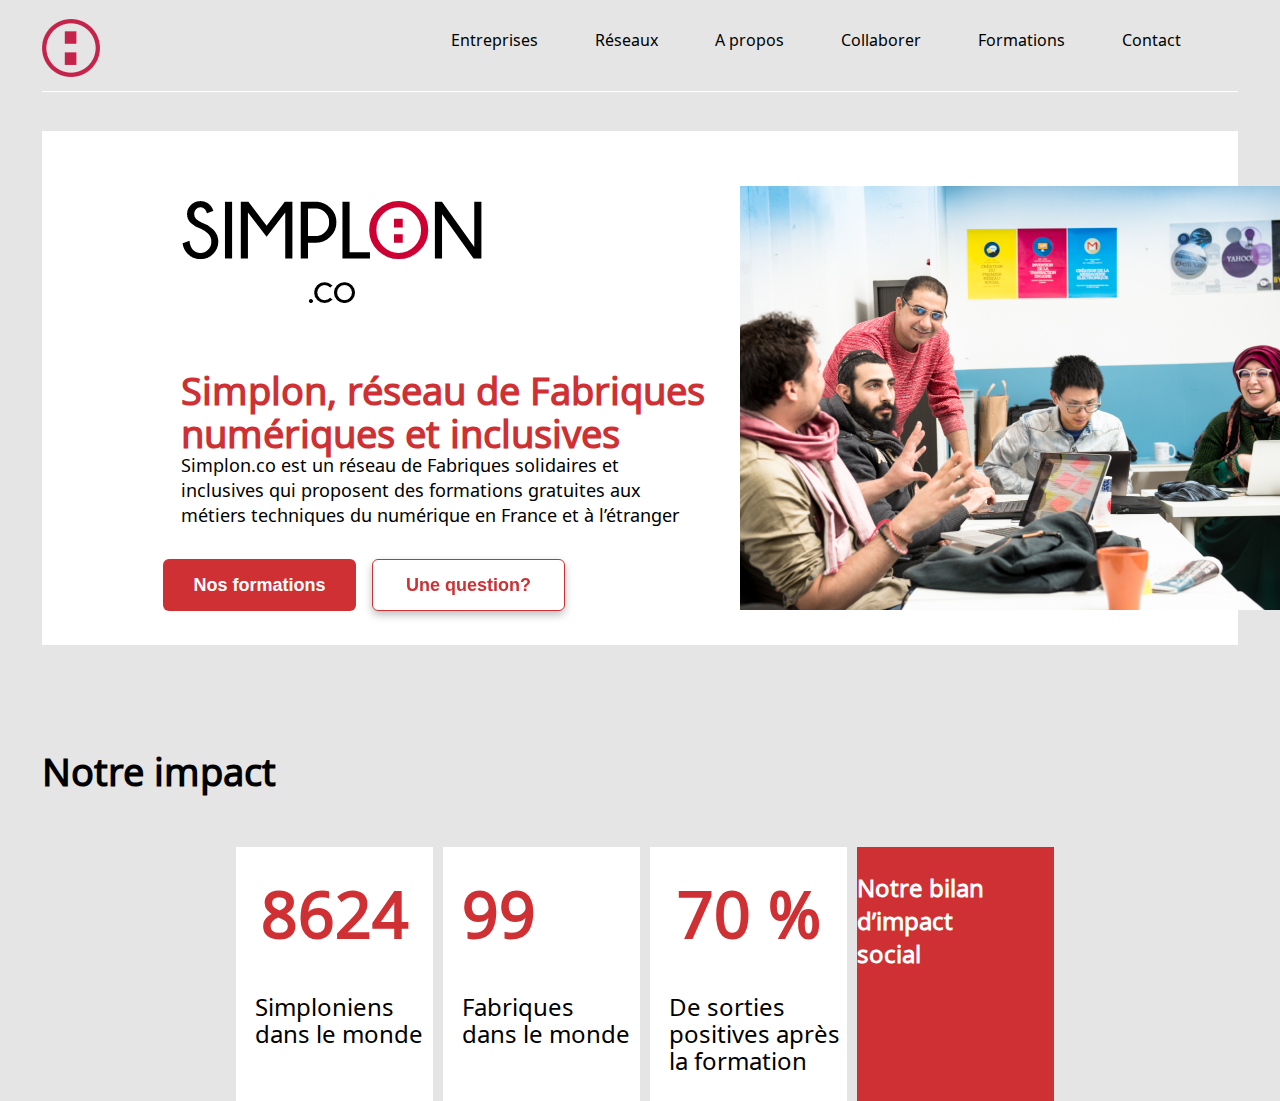
<file: index.html>
<!DOCTYPE html>
<html lang="fr">
<head>
    <meta charset="UTF-8">
    <meta http-equiv="X-UA-Compatible" content="IE=edge">
    <meta name="viewport" content="width=device-width, initial-scale=1.0">
    <title>Simplon.co</title>
    <link rel="stylesheet" href="style.css">
</head>
<body>
    <!-- cadre -->
    <div class="container">
            <!-- top -->
            <div class="top">

                <div class="logo">
                    <a href="#"><img src="img/logo-simplon-1.png" alt="logo"></a>
                </div>

                <div class="menu-bar">
                    <ul>
                        <li><a href="#">Entreprises</a></li>
                        <li><a href="#">Réseaux</a></li>
                        <li><a href="#">A propos</a></li>
                        <li><a href="#">Collaborer</a></li>
                        <li><a href="#">Formations</a></li>
                        <li><a href="#">Contact</a></li>
                    </ul>
                </div>
            </div>
            <hr>

            <div class="container1">
                <div class="text">
                    <h2>Simplon, réseau de Fabriques<br/>
                        numériques et inclusives</h2>
                    <p>Simplon.co est un réseau de Fabriques solidaires
                         et inclusives qui proposent des formations 
                         gratuites aux métiers techniques du numérique 
                         en France et à l’étranger</p>
                </div>
                <img class="image1" src="img/img-accueil.png" alt="image">
                <img class="image2" src="img/logo-accueil.png" alt="image">
                <button class="button1"><a href="#">Nos formations</a></button>
                <button class="button2"><a href="#">Une question?</a></button>
            </div>

            <!-- main -->
            <h1 class="notre_impact">Notre impact</h1>
            <div class="container2">
                <div class="box1">
                    <h1>8624</h1><p>Simploniens dans le monde</p>
                    <!-- <img class="arrow" src="img/arrow.png" alt="arrow"> -->
                </div>
                <div class="box2"><h1>99</h1><p>Fabriques <br/>dans le monde</p></div>
                <div class="box3"><h1>70 %</h1><p>De sorties<br/>positives après <br/>la formation</p></div>
                <div class="box4"><p>Notre bilan d’impact<br> social</p></div>

            </div>







            
    </div>

</body>
</html>
</file>
<file: style.css>
@import url('https://fonts.googleapis.com/css2?family=Noto+Sans+Limbu&display=swap');

/* normalize */
body, ol, ul{
    padding: 0;
    margin: 0;
    list-style: none;
    background-color: #E5E5E5;
}

a{
    text-decoration: none;
    color: inherit;
}

/* library */
.container{
    width: 1196px;
    margin-left: auto;
    margin-right: auto;

    /* temporary */
    /* height: 500px; */
    /* background-color: beige; */
}

/* custom */
.container > .top{
    /* background-color: skyblue; */
    width: 1196px;
    height: 83px;
}

.container > .top > .logo{
    /* background-color: yellow; */
    display: inline;

}
.container > .top > .logo img{
    width: 58px;
    margin-top: 19px;
    margin-bottom: 25px;
}


.container > .top > .menu-bar{
    float: right;
    /* background-color: blue; */
    /* width: 794px;
    height: 25px; */
}
.container > .top > .menu-bar li{
    float:left;
}

.container > .top > .menu-bar a{
    line-height: 5;
    padding-right: 5;
    margin-right: 57px;
    /* background: pink; */
    font-family: 'Noto Sans Limbu', sans-serif;
}

hr{
    background-color: white;
    height: 1px;
    border: 0;
}

/* container1 ..flexbox ne fonctionne pas..*/
.container > .container1{
    width: 1196px;
    height: 514px;
    margin-top: 39px;
    background-color: white;
    display: flex;
}

.container > .container1 > .text{
    margin-left: 58px;
    margin: 196px 545px 232px 58px;
    font-family: 'Noto Sans Limbu', sans-serif;

}

.container > .container1 > .text > p{
    position: absolute;
    width: 519px;
    height: 75px;
    left: 181px;
    top: 435px;

    font-family: 'Noto Sans Limbu', sans-serif;
    font-style: normal;
    font-weight: 300;
    font-size: 18px;
    line-height: 25px;
}

.container > .container1 > .text > h2 {
    position: absolute;
    width: 592px;
    height: 86px;
    left: 181px;
    top: 337px;
    font-family: 'Noto Sans Limbu', sans-serif;
    font-style: normal;
    font-weight: 700;
    font-size: 38px;
    line-height: 43px;
    
    color: #CF3034;
    

}

.container > .container1 > .image1{
    position: absolute;
    width: 578px;
    height: 424px;
    left: 740px;
    top: 186px;
    

}
.container > .container1 > .image2{
    box-sizing: border-box;
    position: absolute;
    width: 300px;
    height: 102px;
    left: 182px;
    top: 201px;
}

.container > .container1 > .button1, .button2{
    position: absolute;
    width: 193px;
    height: 52px;
    top: 559px;
    outline: 0;
    font-size: 18px;
    font-weight: 700;
}

.container > .container1 > .button1{

    left: 163px;
    border-radius: 6px;
    background-color: #CF3034;
    border: 0;
    color: white;
}
.container > .container1 > .button2{
    left: 372px;
    border: 1.5px solid #CF3034;
    border-radius: 6px;    
    color: #CF3034;
    background-color: white;
    filter: drop-shadow(0px 4px 4px rgba(0, 0, 0, 0.25));

}
/* container2 notre impact */
.container > .notre_impact{
    margin: 100px 0 50px 0;
    font-weight: 700;
    font-size: 38px;
    font-family: 'Noto Sans Limbu', sans-serif;
    

}


.container > .container2{
    display: flex;
    justify-content: center;

}


.container > .container2 > div{
    width: 197px;
    height: 254px;
    background-color: white;
    justify-content:space-around;
    margin-left: 10px;
}

/* 4 boxs */
.container > .container2 > .box1 > h1 {
    font-family: 'Noto Sans Limbu', sans-serif;
    font-weight: 700;
    font-size: 64px;
    line-height: 113.4%;
    color: #CF3034;
    text-align: center;
    margin-top: 31px;
}

.container > .container2 > .box1 > p {
    font-family: 'Noto Sans Limbu', sans-serif;
    font-weight: 400;
    font-size: 24px;
    line-height: 113.4%;
    margin-top: 11px;
    margin-left: 19px;
}

.container > .container2 > .box2 > h1 {
    font-family: 'Noto Sans Limbu', sans-serif;
    font-weight: 700;
    font-size: 64px;
    line-height: 113.4%;
    color: #CF3034;
    margin-top: 31px;
    margin-left: 19px;

}

.container > .container2 > .box2 > p {
    font-family: 'Noto Sans Limbu', sans-serif;
    font-weight: 400;
    font-size: 24px;
    line-height: 113.4%;
    margin-top: 11px;
    margin-left: 19px;

}
.container > .container2 > .box3 > h1 {
    font-family: 'Noto Sans Limbu', sans-serif;
    font-weight: 700;
    font-size: 64px;
    line-height: 113.4%;
    color: #CF3034;
    margin-top: 31px;
    text-align: center;
}

.container > .container2 > .box3 > p {
    font-family: 'Noto Sans Limbu', sans-serif;
    font-weight: 400;
    font-size: 24px;
    line-height: 113.4%;
    margin-top: 11px;
    margin-left: 19px;

}

.container > .container2 > .box4 {
    background-color: #CF3034;
    /* font-family: 'Noto Sans Limbu', sans-serif;
    font-weight: 400;
    font-size: 24px;
    line-height: 113.4%;
    margin-top: 11px;
    margin-left: 19px; */

}

.container > .container2 > .box4 > p{
    font-family: 'Noto Sans Limbu', sans-serif;
    color: white;
    display: flex;
    align-items: center;    
    font-weight: 700;
    font-size: 24px;

}
</file>
